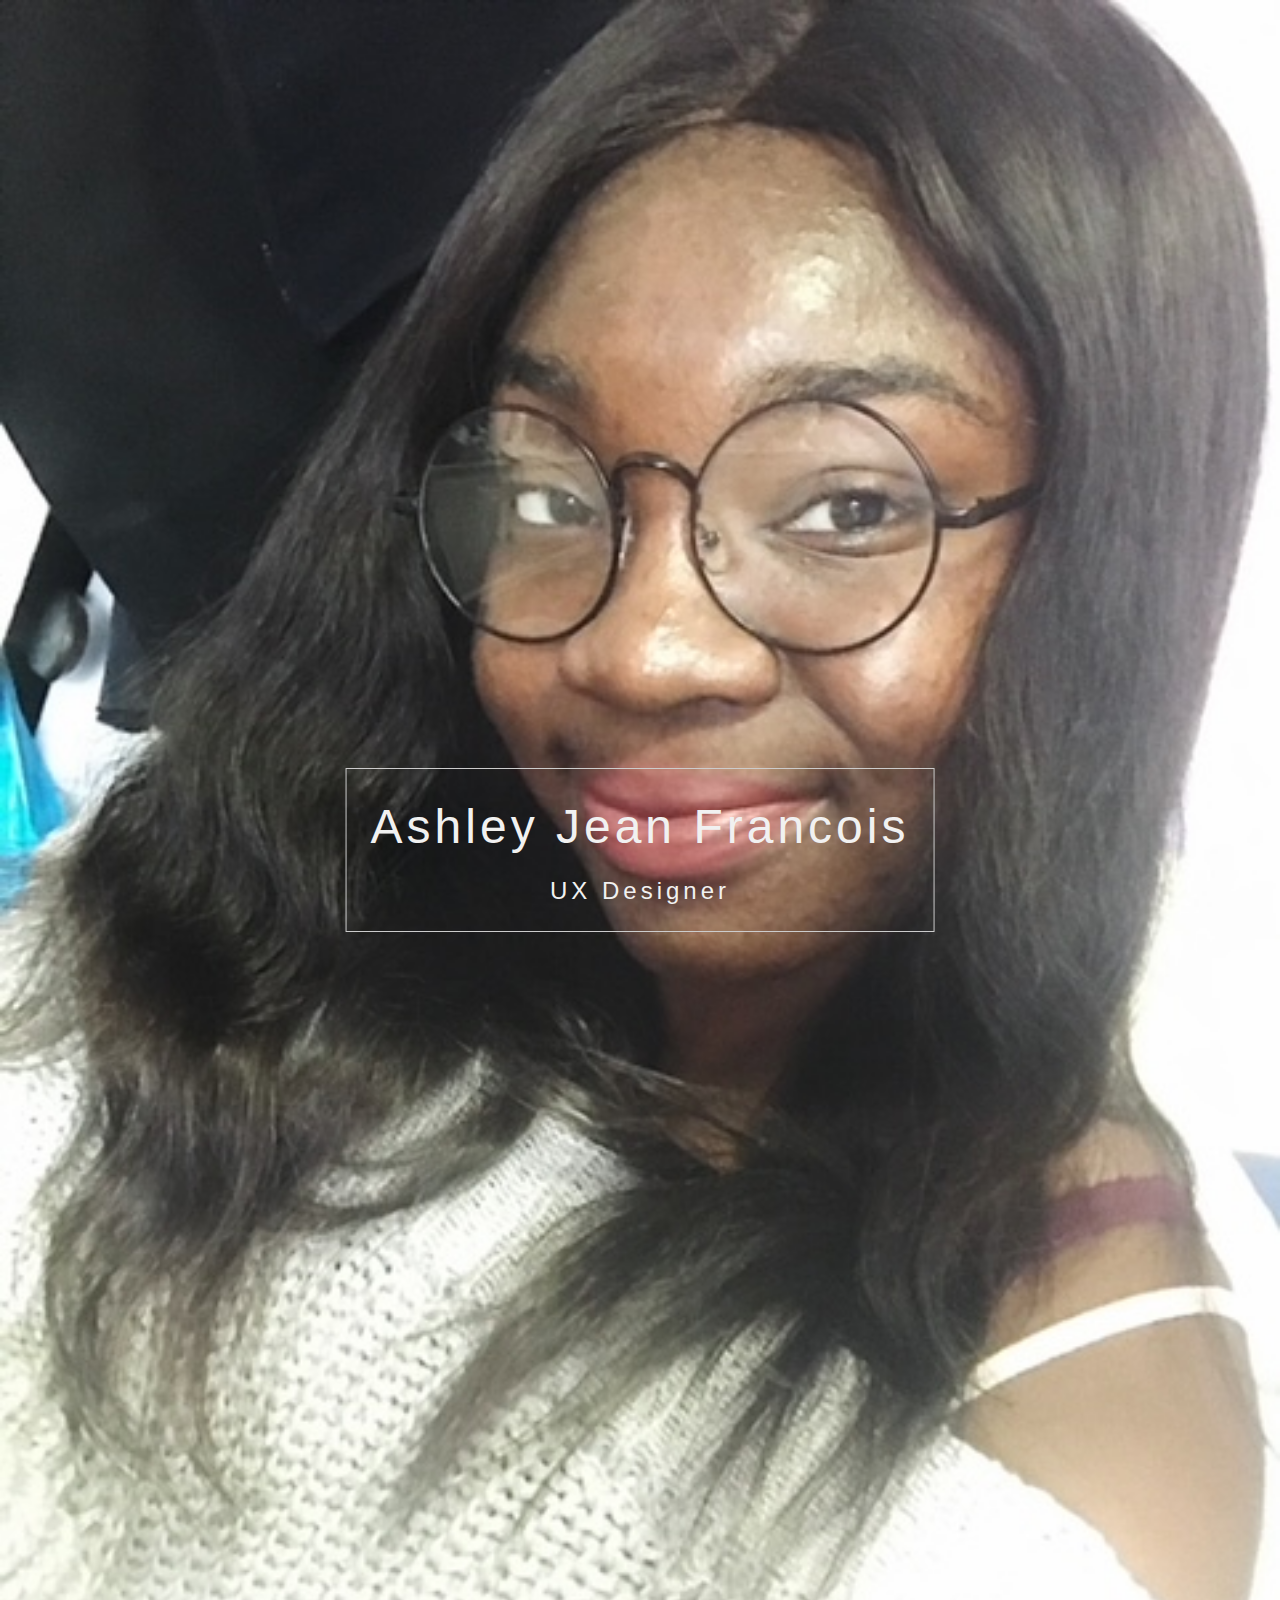
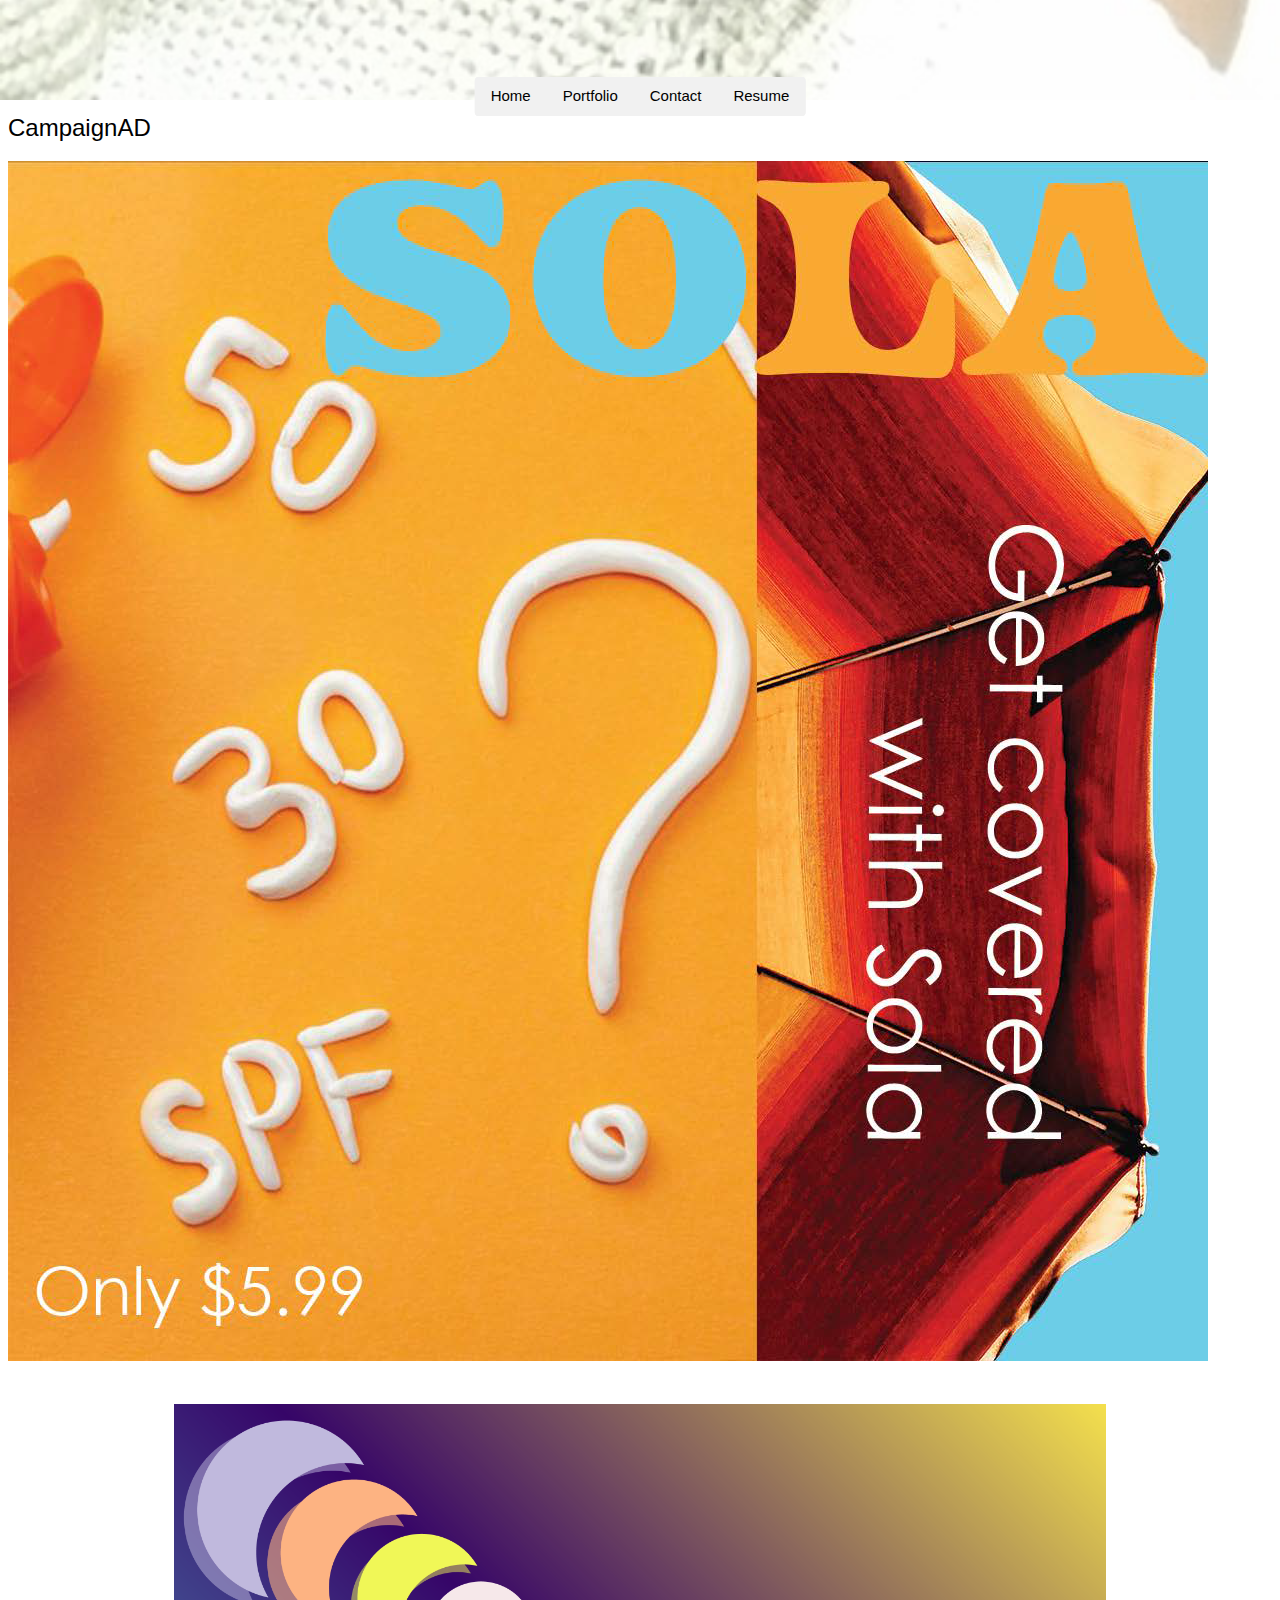
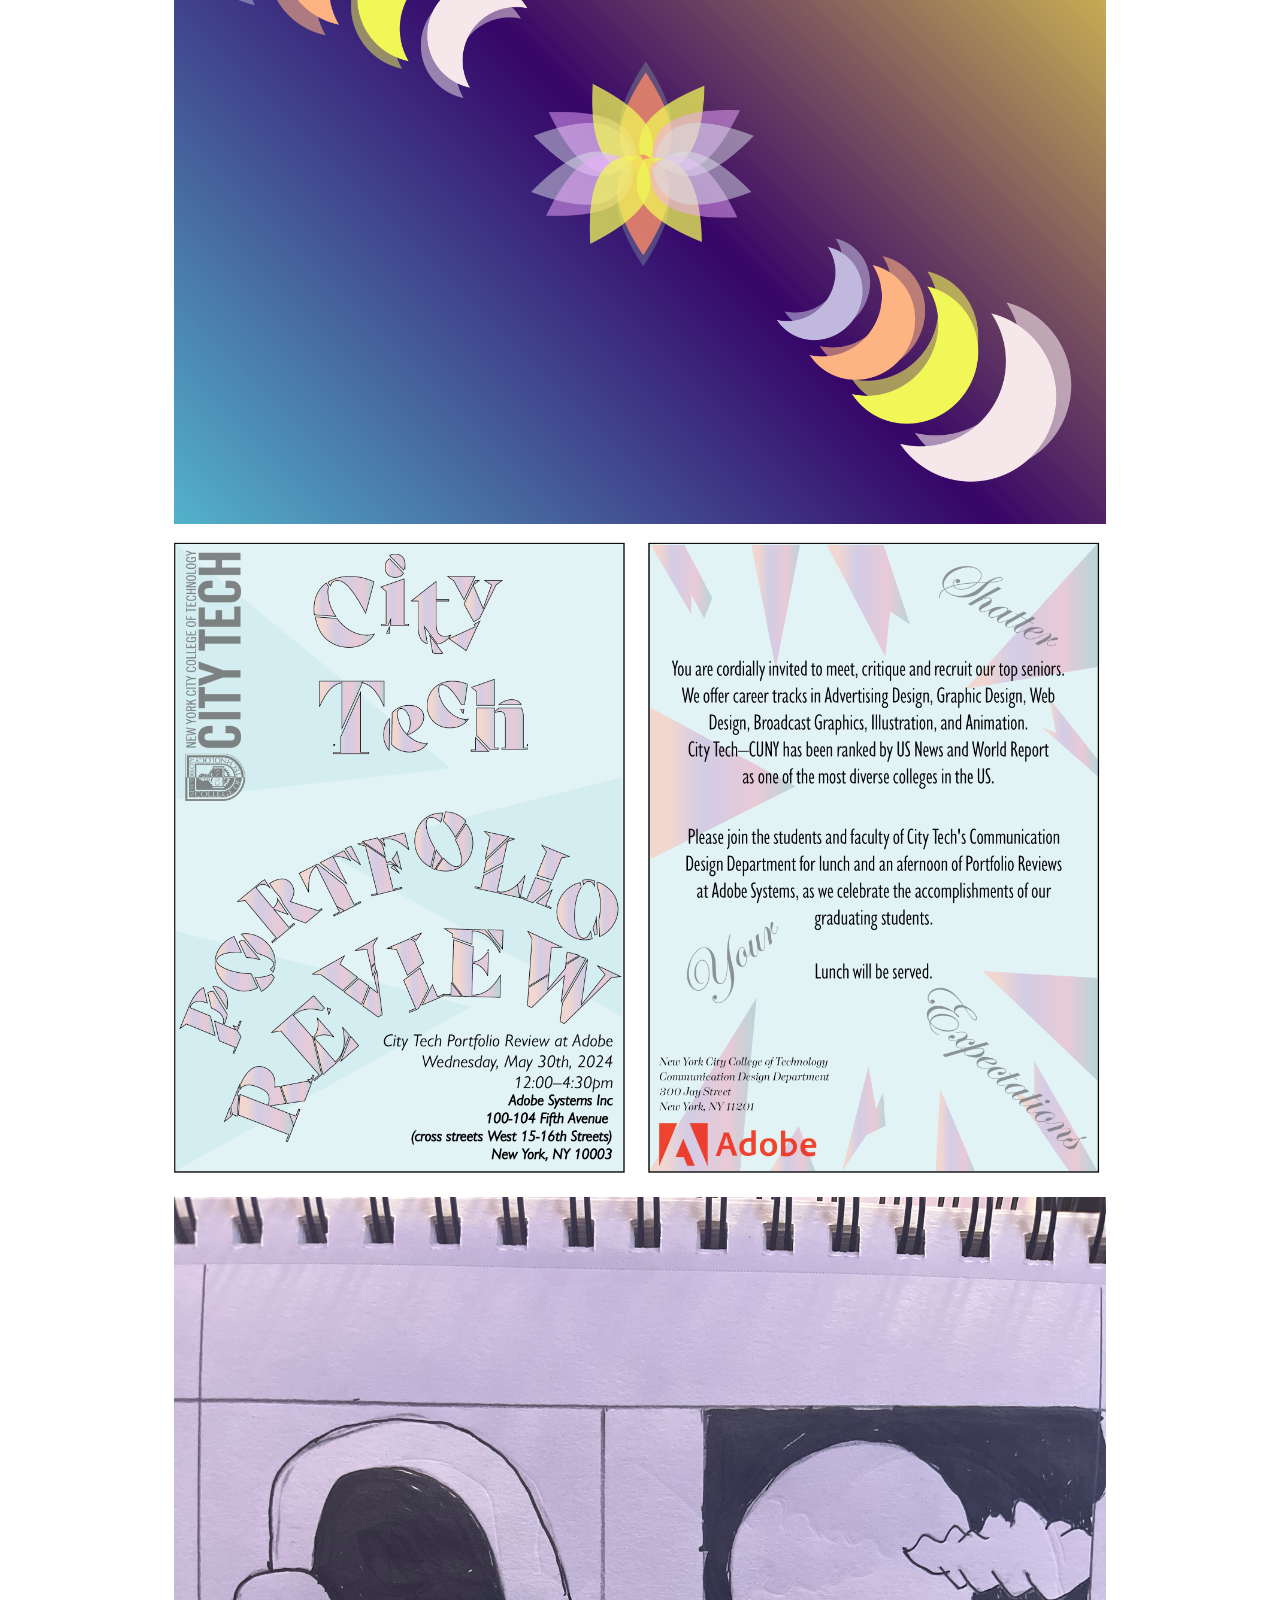
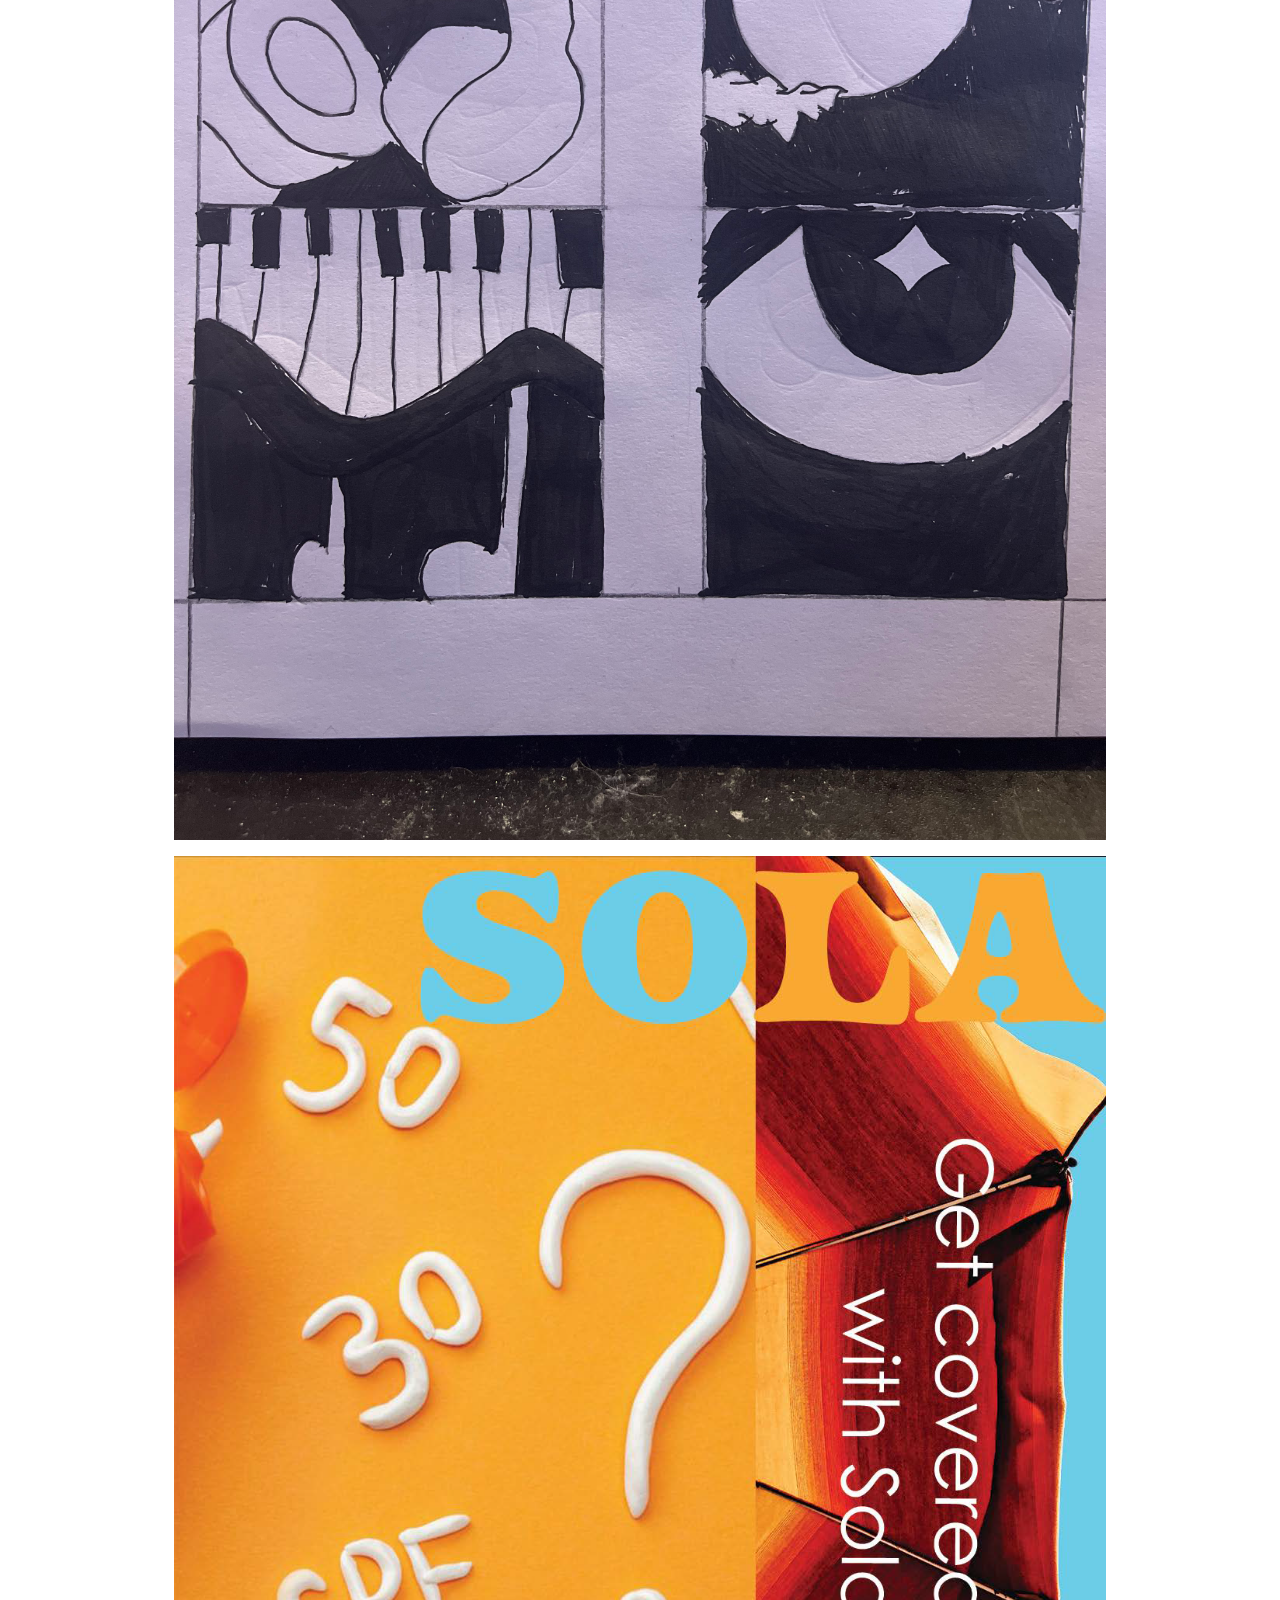
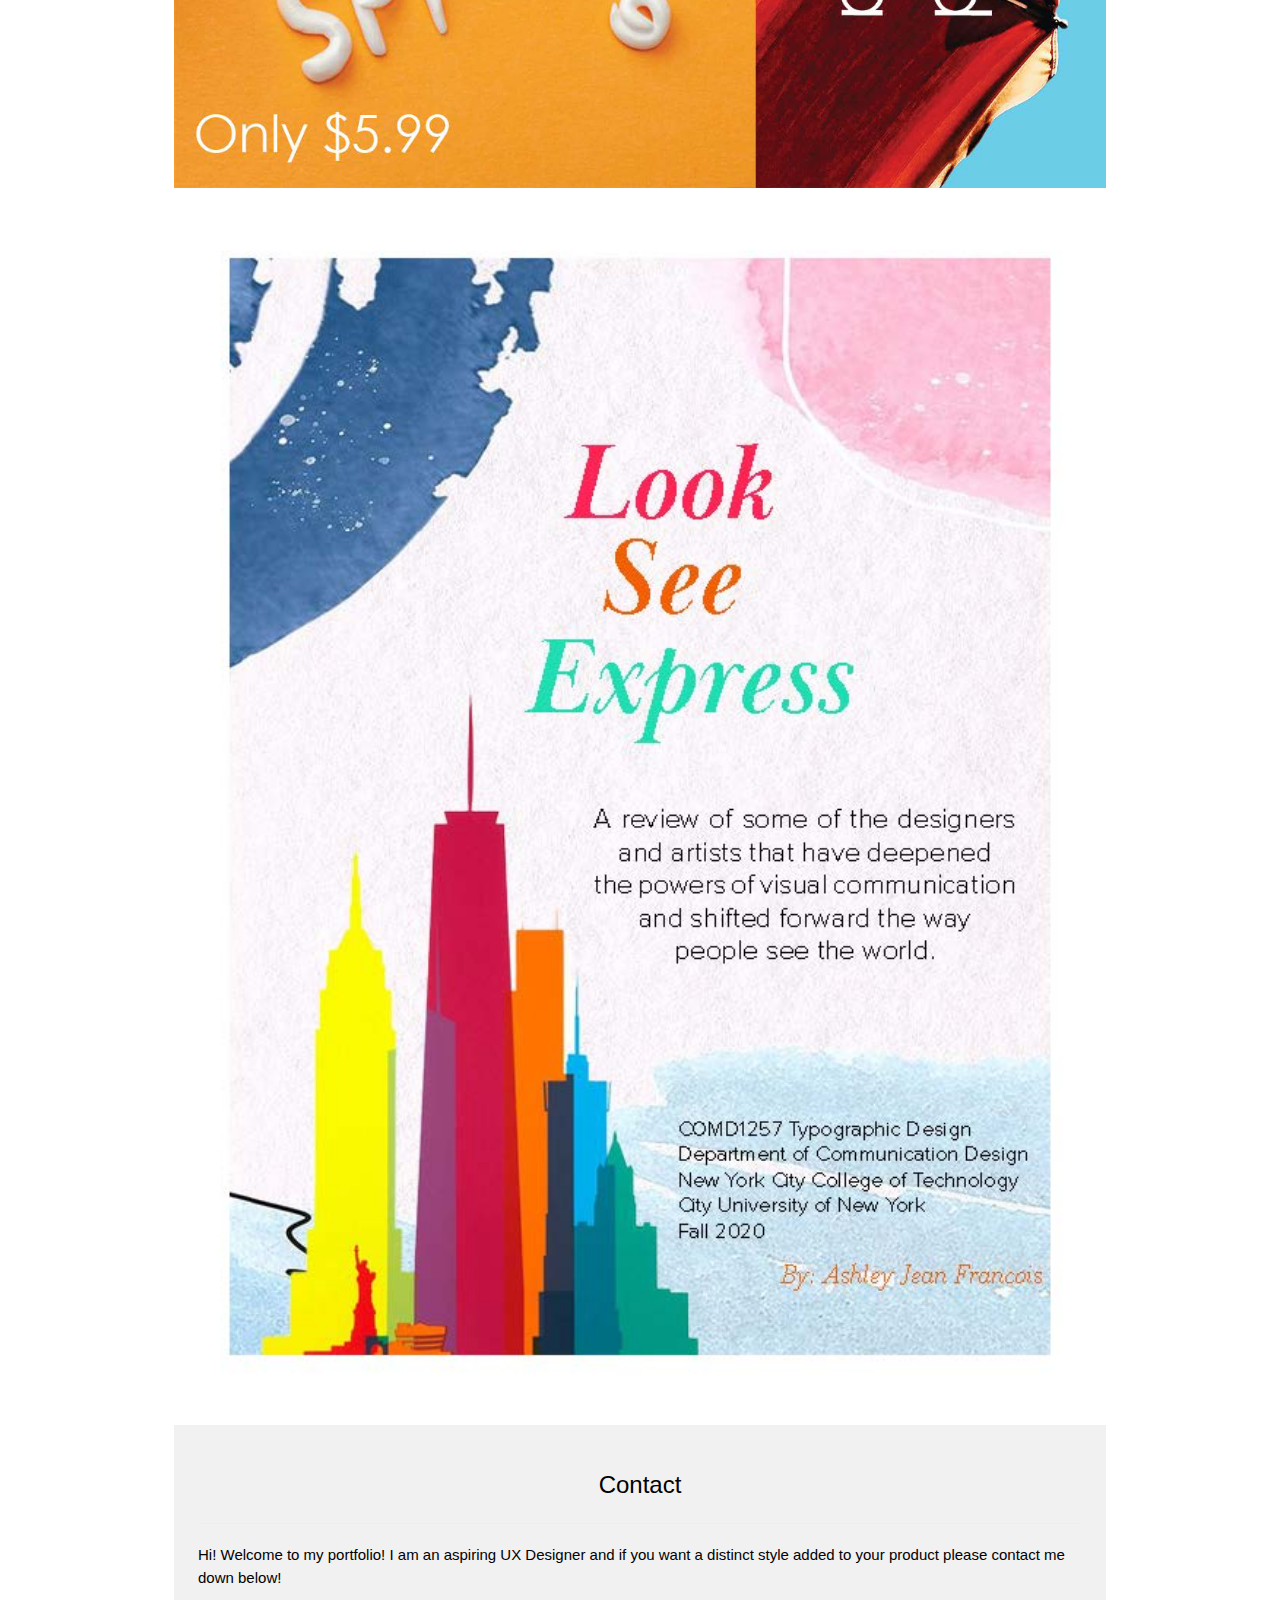
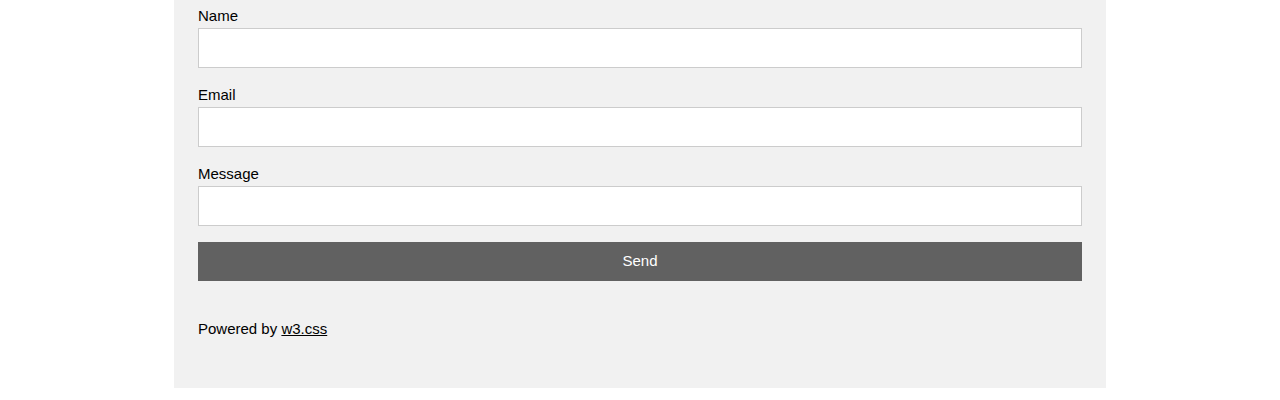
<file: index.html>
<!DOCTYPE html>
<html lang="en">
<head>
<title>W3.CSS Template</title>
<meta charset="UTF-8">
<meta name="viewport" content="width=device-width, initial-scale=1">
<link rel="stylesheet" href="https://www.w3schools.com/w3css/4/w3.css">
</head>
<body>

<!-- Header -->
<header class="w3-display-container w3-content w3-center" style="max-width:1500px">
  <img class="w3-image" src="assets/709D96AE-7DEE-4B0B-876B-6492BF872DFA.jpg" alt="Me" width="1500" height="600">
  <div class="w3-display-middle w3-padding-large w3-border w3-wide w3-text-light-grey w3-center">
    <h1 class="w3-hide-medium w3-hide-small w3-xxxlarge">Ashley Jean Francois</h1>
    <h5 class="w3-hide-large" style="white-space:nowrap">Ashley Jean Francois</h5>
    <h3 class="w3-hide-medium w3-hide-small">UX Designer</h3>
  </div>
  
  <!-- Navbar (placed at the bottom of the header image) -->
  <div class="w3-bar w3-light-grey w3-round w3-display-bottommiddle w3-hide-small" style="bottom:-16px">
    <a href="#" class="w3-bar-item w3-button">Home</a>
    <a href="#portfolio" class="w3-bar-item w3-button">Portfolio</a>
    <a href="#contact" class="w3-bar-item w3-button">Contact</a>
    <a href="resume.html" class="w3-bar-item w3-button">Resume</a>
  </div>
</header>

<article class="w3-row-padding">
    <h3>CampaignAD</h3>
    <p> <img src="assets/CampaignAdFinal2_Page_4_Image_0001.png"></p>
</article>

<!-- Navbar on small screens -->
<div class="w3-center w3-light-grey w3-padding-16 w3-hide-large w3-hide-medium">
<div class="w3-bar w3-light-grey">
  <a href="#" class="w3-bar-item w3-button">Home</a>
  <a href="#portfolio" class="w3-bar-item w3-button">Portfolio</a>
  <a href="#contact" class="w3-bar-item w3-button">Contact</a>
</div>
</div>
<!-- Page content -->
<div class="w3-content w3-padding-large w3-margin-top" id="portfolio">

  <!-- Images (Portfolio) -->
  <img src="assets/Transparancy n Stuff.png" alt="Transparency Art" class="w3-image" width="1000" height="500">
  <img src="assets/Invitation Design.png" alt="Adobe Invitation" class="w3-image w3-margin-top" width="1000" height="500">
  <img src="assets/IMG_4140.jpg" alt="Inked Art" class="w3-image w3-margin-top" width="1000" height="500">
  <img src="assets/CampaignAdFinal2_Page_4_Image_0001.png" alt="Campaign Ad for sunscreen" class="w3-image w3-margin-top" width="1000" height="500">
  <img src="assets/BinderBrochureFinalPrint_Page_01.jpg" alt="Brochure Cover Art" class="w3-image w3-margin-top" width="1000" height="500">

  <!-- Contact -->
  <div class="w3-light-grey w3-padding-large w3-padding-32 w3-margin-top" id="contact">
    <h3 class="w3-center">Contact</h3>
    <hr>
    <p>Hi! Welcome to my portfolio! I am an aspiring UX Designer and if you want a distinct style added to your product please contact me down below!</p>

    <form action="/action_page.php" target="_blank">
      <div class="w3-section">
        <label>Name</label>
        <input class="w3-input w3-border" type="text" required name="Name">
      </div>
      <div class="w3-section">
        <label>Email</label>
        <input class="w3-input w3-border" type="text" required name="Email">
      </div>
      <div class="w3-section">
        <label>Message</label>
        <input class="w3-input w3-border" required name="Message">
      </div>
      <button type="submit" class="w3-button w3-block w3-dark-grey">Send</button>
    </form><br>
    <p>Powered by <a href="https://www.w3schools.com/w3css/default.asp" target="_blank" class="w3-hover-text-green">w3.css</a></p>

  </div>

<!-- End page content -->
</div>

</body>
</html>
</file>
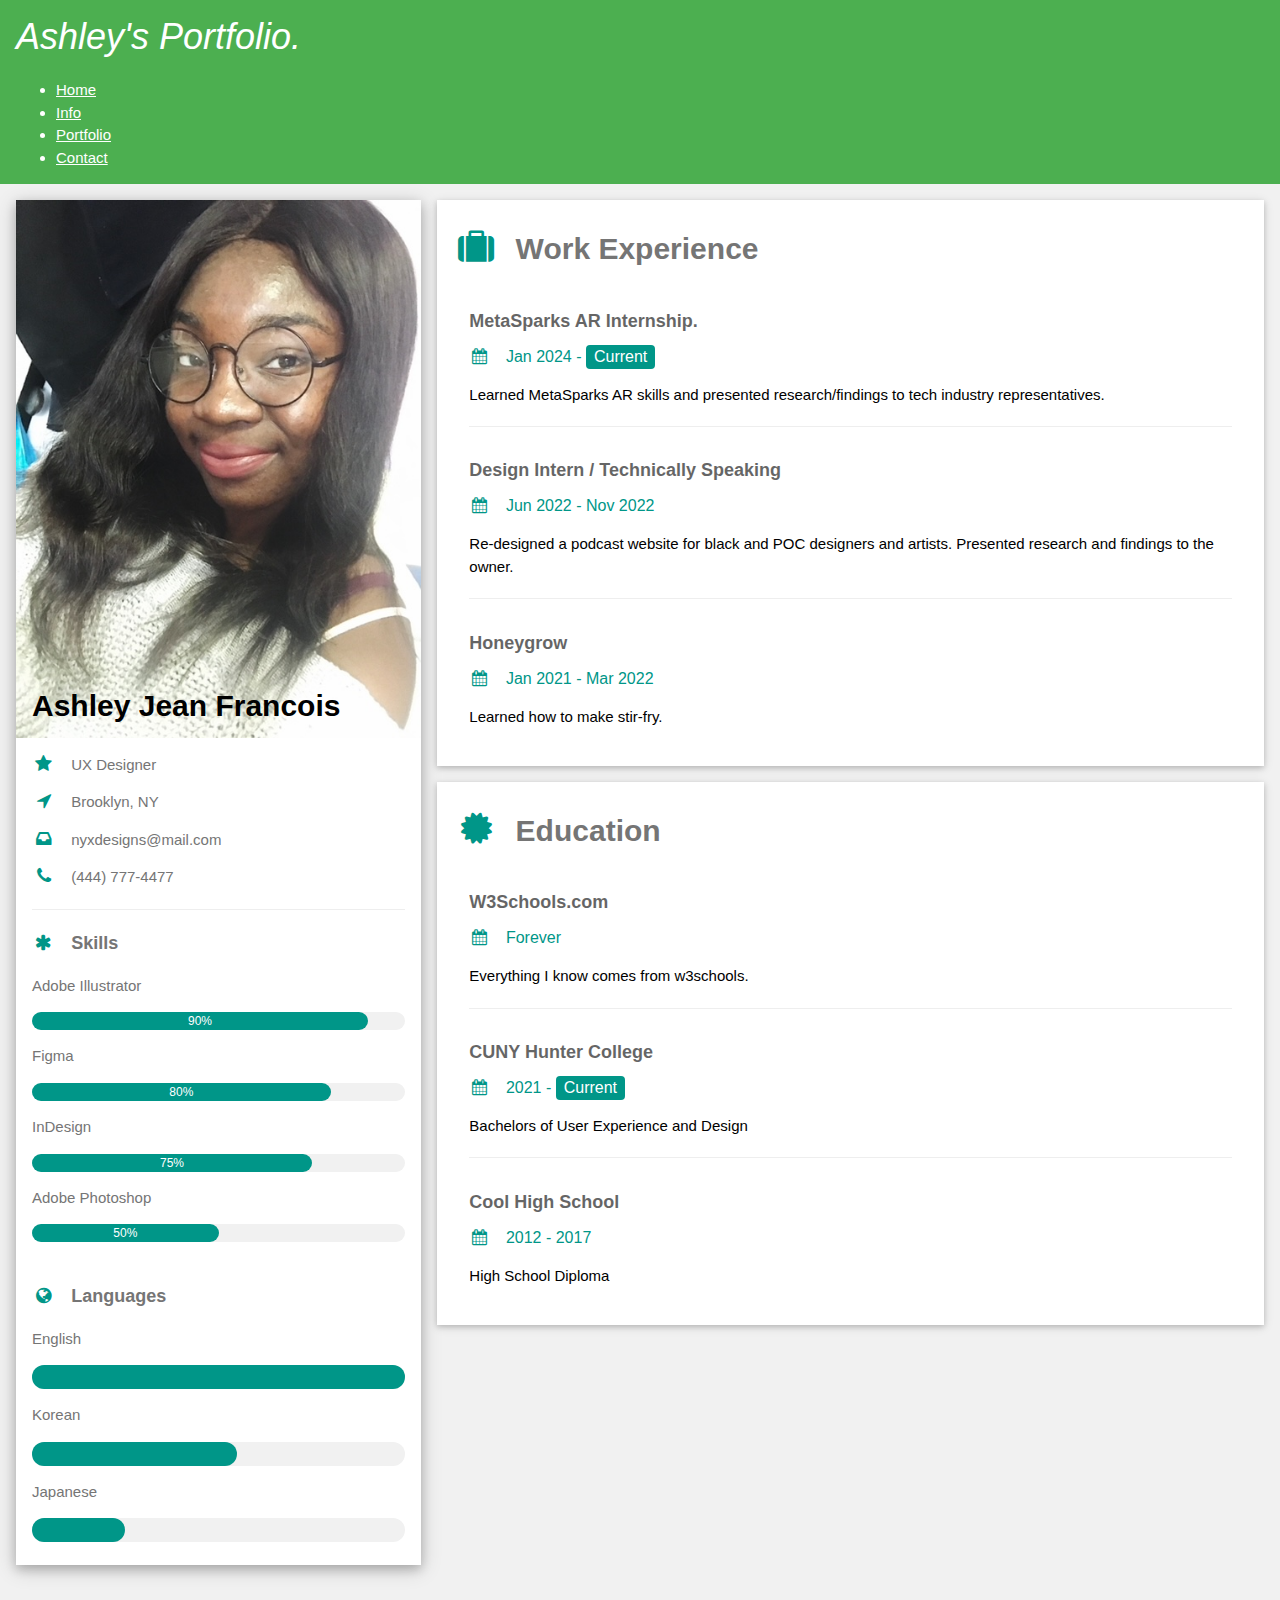
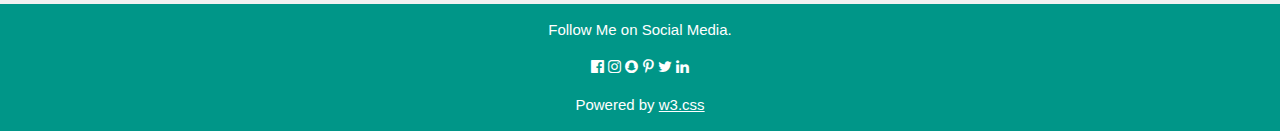
<file: resume.html>
<!DOCTYPE html>

<!-- THIS RESUME TEMPLATE USES W3.CSS. IT HAS A SIDEBAR ON THE LEFT. 
    IT ALSO USES FONT AWESOME ICONS.
    I MODIFIED A TEMPLATE FROM CODEPEN TO CUSTOMIZE THIS TEMPLATE FOR OUR CLASS. 
    I'VE ALSO ADDED SOME HELPFUL INSTRUCTIONS FOR YOU.
    READ EACH OF THE COMMENTS IN THE CODE FOR INSTRUCTIONS!
Source: https://codepen.io/nathan-sr/pen/WNgPLvr -->
<html lang="en">
    <head>

        <title>Ashley's Portfolio</title>

        <!-- Keep this stuff. It makes the site responsive and makes w3.css work. -->
        <meta charset="UTF-8">
        <meta name="viewport" content="width=device-width, initial-scale=1">
        <link rel="stylesheet" href="https://www.w3schools.com/w3css/4/w3.css">
       
        <!-- Keep this too. This template uses Font Awesome icons, and this makes them work.  -->
        <link rel="stylesheet" href="https://cdnjs.cloudflare.com/ajax/libs/font-awesome/4.7.0/css/font-awesome.min.css">

        <!-- The example uses the Roboto google font. If you are using a different font, swap out this link
        for the link to your fonts. -->
        <link rel="preconnect" href="https://fonts.googleapis.com">
<link rel="preconnect" href="https://fonts.gstatic.com" crossorigin>
<link href="https://fonts.googleapis.com/css2?family=Libre+Baskerville:ital,wght@0,400;0,700;1,400&display=swap" rel="stylesheet">
     <link rel="stylesheet" href="CSS/style.css">

       

    </head>


    <body class="w3-light-grey">

        <header class="w3-container w3-green">  <!--w3-container adds 16 pixels of padding 
            around each element; w3-green makes the background green -->
            <h1>Ashley's Portfolio.</h1>
            <nav>
                <ul>
                    <li><a href="index.html">Home</a></li>
                    <li><a href="">Info</a></li>
                    <li><a href="">Portfolio</a></li>
                    <li><a href="">Contact</a></li>
                </ul>
            </nav>
        </header>

        <!-- Page Container -->
        <div class="w3-content w3-margin-top" style="max-width:1400px;">

        <!-- The Grid -->
            <div class="w3-row-padding">
            
                <!-- Left Column -->
                <div class="w3-third">
                
                    <div class="w3-white w3-text-grey w3-card-4">
                        <div class="w3-display-container">
                            <img src="assets/709D96AE-7DEE-4B0B-876B-6492BF872DFA.jpg" style="width:100%" alt="Avatar">
                            <div class="w3-display-bottomleft w3-container w3-text-black">
                                <h2>Ashley Jean Francois</h2>
                            </div>
                        </div>
                        <div class="w3-container">

                            <!--HOW TO USE FONT AWESOME ICONS
                                This template uses these font awesome icons. to use a font awesome icon, 
                                1. go to this site and find an icon you like: https://fontawesome.com/icons 
                                2. Grab the name of the icon. Let's say you choose "cube." Then, go down to one of the places below that has 
                                classes of "fa" and "fa-[something]." You are going to replace the word "something" with "cube."
                                3. That's it! the line of code should read something like: 
                                <p><i class="fa fa-cube fa-fw w3-margin-right w3-large w3-text-teal"></i>Designer</p>
                            -->

                            <p><i class="fa fa-star fa-fw w3-margin-right w3-large w3-text-teal"></i>UX Designer</p>
                            <p><i class="fa fa-location-arrow fa-fw w3-margin-right w3-large w3-text-teal"></i>Brooklyn, NY</p>
                            <p><i class="fa fa-inbox fa-fw w3-margin-right w3-large w3-text-teal"></i>nyxdesigns@mail.com</p>
                            <p><i class="fa fa-phone fa-fw w3-margin-right w3-large w3-text-teal"></i>(444) 777-4477</p>
                            <hr>

                            <p class="w3-large"><b><i class="fa fa-asterisk fa-fw w3-margin-right w3-text-teal"></i>Skills</b></p>
                            <p>Adobe Illustrator</p>
                            <div class="w3-light-grey w3-round-xlarge w3-small">
                                <div class="w3-container w3-center w3-round-xlarge w3-teal" style="width:90%">90%</div>
                            </div>
                            <p>Figma</p>
                            <div class="w3-light-grey w3-round-xlarge w3-small">
                                <div class="w3-container w3-center w3-round-xlarge w3-teal" style="width:80%">
                                    <div class="w3-center w3-text-white">80%</div>
                                </div>
                            </div>
                            <p>InDesign</p>
                            <div class="w3-light-grey w3-round-xlarge w3-small">
                                <div class="w3-container w3-center w3-round-xlarge w3-teal" style="width:75%">75%</div>
                            </div>
                            <p>Adobe Photoshop</p>
                            <div class="w3-light-grey w3-round-xlarge w3-small">
                                <div class="w3-container w3-center w3-round-xlarge w3-teal" style="width:50%">50%</div>
                            </div>
                            <br>

                            <p class="w3-large w3-text-theme"><b><i class="fa fa-globe fa-fw w3-margin-right w3-text-teal"></i>Languages</b></p>
                            <p>English</p>
                            <div class="w3-light-grey w3-round-xlarge">
                                <div class="w3-round-xlarge w3-teal" style="height:24px;width:100%"></div>
                            </div>
                            <p>Korean</p>
                            <div class="w3-light-grey w3-round-xlarge">
                                <div class="w3-round-xlarge w3-teal" style="height:24px;width:55%"></div>
                            </div>
                            <p>Japanese</p>
                            <div class="w3-light-grey w3-round-xlarge">
                                <div class="w3-round-xlarge w3-teal" style="height:24px;width:25%"></div>
                            </div>
                            <br>
                        </div>
                    </div>
                    <br>

                <!-- End Left Column -->
                </div>

                <!-- Right Column -->
                <div class="w3-twothird">
                
                <div class="w3-container w3-card w3-white w3-margin-bottom">
                    <h2 class="w3-text-grey w3-padding-16"><i class="fa fa-suitcase fa-fw w3-margin-right w3-xxlarge w3-text-teal"></i>Work Experience</h2>
                    <div class="w3-container">
                    <h5 class="w3-opacity"><b>MetaSparks AR Internship.</b></h5>
                    <h6 class="w3-text-teal"><i class="fa fa-calendar fa-fw w3-margin-right"></i>Jan 2024 - <span class="w3-tag w3-teal w3-round">Current</span></h6>
                    <p>Learned MetaSparks AR skills and presented research/findings to tech industry representatives.</p>
                    <hr>
                    </div>
                    <div class="w3-container">
                    <h5 class="w3-opacity"><b>Design Intern / Technically Speaking</b></h5>
                    <h6 class="w3-text-teal"><i class="fa fa-calendar fa-fw w3-margin-right"></i>Jun 2022 - Nov 2022</h6>
                    <p>Re-designed a podcast website for black and POC designers and artists. Presented research and findings to the owner.</p>
                    <hr>
                    </div>
                    <div class="w3-container">
                    <h5 class="w3-opacity"><b>Honeygrow</b></h5>
                    <h6 class="w3-text-teal"><i class="fa fa-calendar fa-fw w3-margin-right"></i>Jan 2021 - Mar 2022</h6>
                    <p>Learned how to make stir-fry. </p><br>
                    </div>
                </div>

                <div class="w3-container w3-card w3-white">
                    <h2 class="w3-text-grey w3-padding-16"><i class="fa fa-certificate fa-fw w3-margin-right w3-xxlarge w3-text-teal"></i>Education</h2>
                    <div class="w3-container">
                    <h5 class="w3-opacity"><b>W3Schools.com</b></h5>
                    <h6 class="w3-text-teal"><i class="fa fa-calendar fa-fw w3-margin-right"></i>Forever</h6>
                    <p>Everything I know comes from w3schools.</p>
                    <hr>
                    </div>
                    <div class="w3-container">
                    <h5 class="w3-opacity"><b>CUNY Hunter College</b></h5>
                    <h6 class="w3-text-teal"><i class="fa fa-calendar fa-fw w3-margin-right"></i>2021 - <span class="w3-tag w3-teal w3-round">Current</span></h6>
                    <p>Bachelors of User Experience and Design</p>
                    <hr>
                    </div>
                    <div class="w3-container">
                    <h5 class="w3-opacity"><b>Cool High School</b></h5>
                    <h6 class="w3-text-teal"><i class="fa fa-calendar fa-fw w3-margin-right"></i>2012 - 2017</h6>
                    <p>High School Diploma</p><br>
                    </div>
                </div>

                <!-- End Right Column -->
                </div>
                
            <!-- End Grid -->
            </div>
        
        <!-- End Page Container -->
        </div>

        <footer class="w3-container w3-teal w3-center w3-margin-top">
            <p>Follow Me on Social Media.</p>
            <i class="fa fa-facebook-official w3-hover-opacity"></i>
            <i class="fa fa-instagram w3-hover-opacity"></i>
            <i class="fa fa-snapchat w3-hover-opacity"></i>
            <i class="fa fa-pinterest-p w3-hover-opacity"></i>
            <i class="fa fa-twitter w3-hover-opacity"></i>
            <i class="fa fa-linkedin w3-hover-opacity"></i>
            <p>Powered by <a href="https://www.w3schools.com/w3css/default.asp" target="_blank">w3.css</a></p>
        </footer>

    </body>

</html>
</file>
<file: CSS/style.css>
h2{
    .libre-baskerville-bold 
        font-family:"Libre Baskerville", serif;
        font-weight: 700;
        font-style: normal;
}
h1{
    .libre-baskerville-regular-italic 
        font-family:"Libre Baskerville", serif;
        font-weight: 400;
        font-style: italic;
}
body{
    background-color:lavenderblush;
}
</file>
